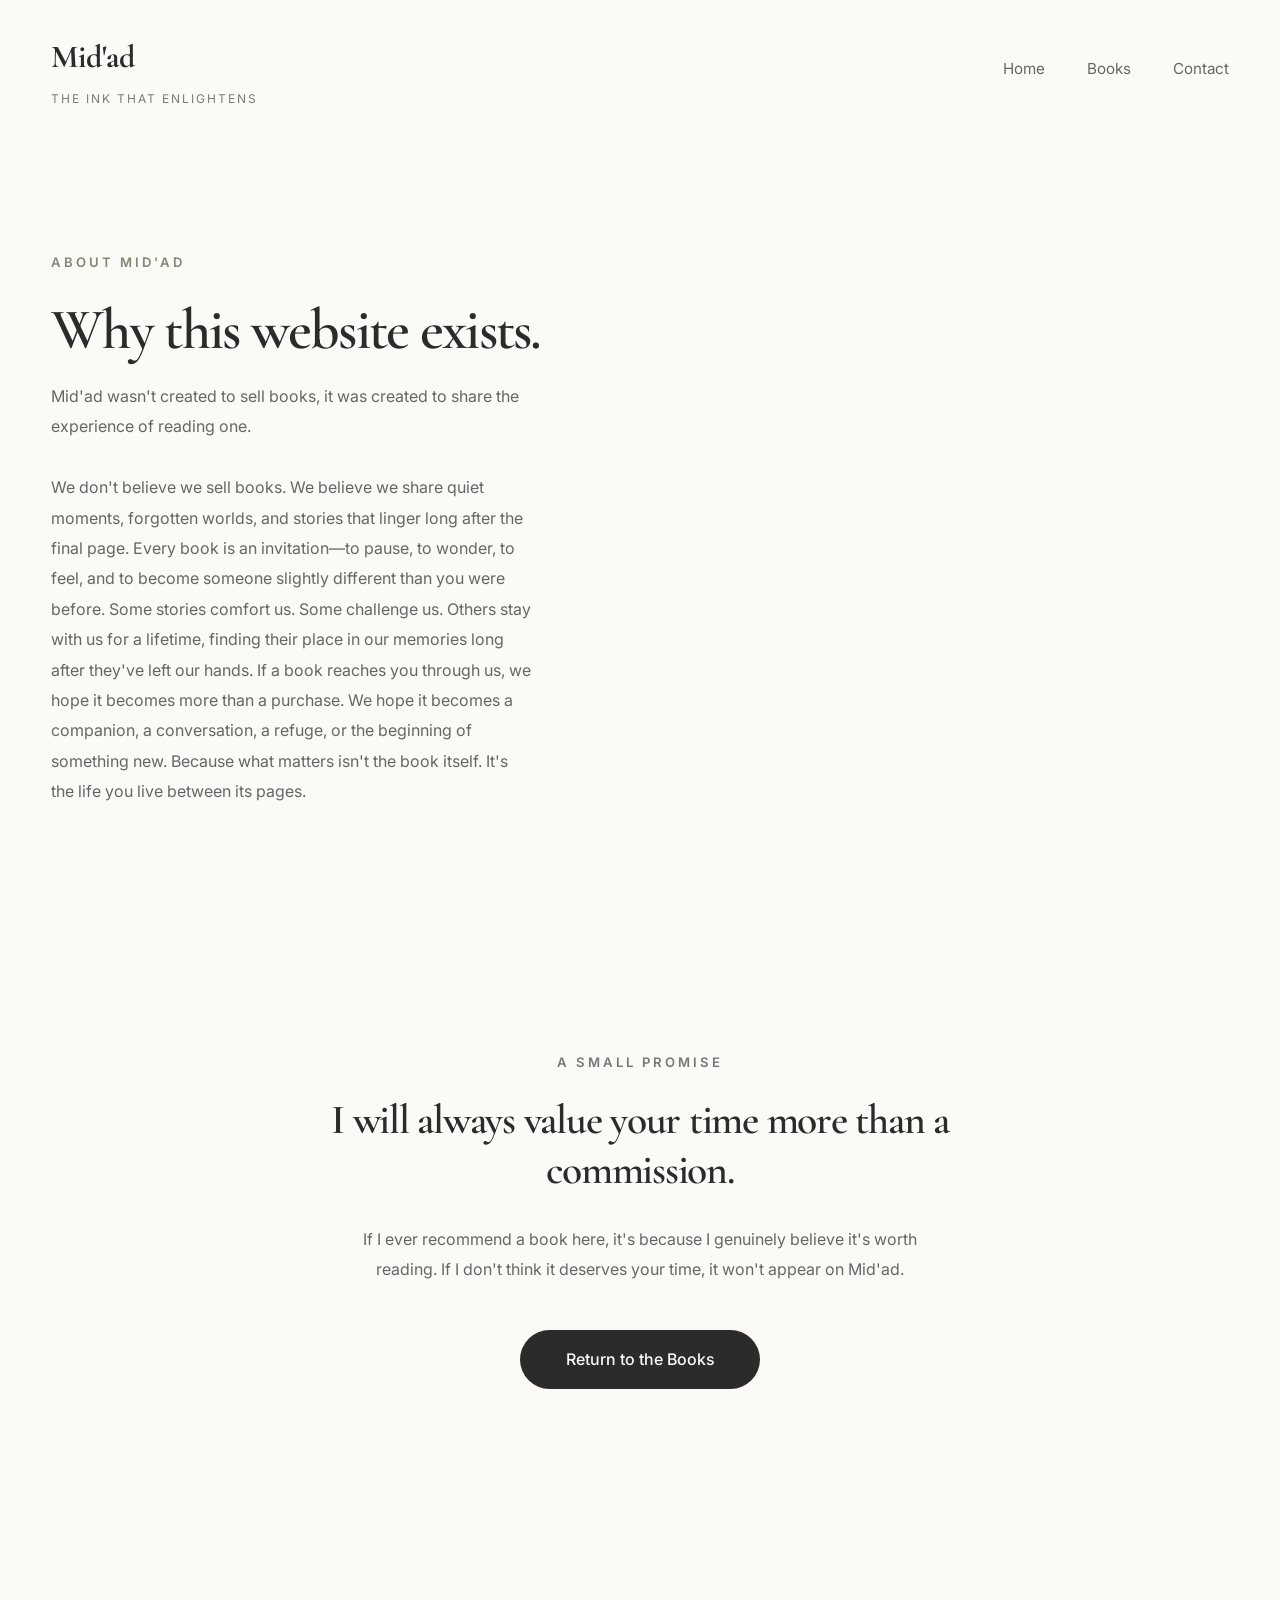
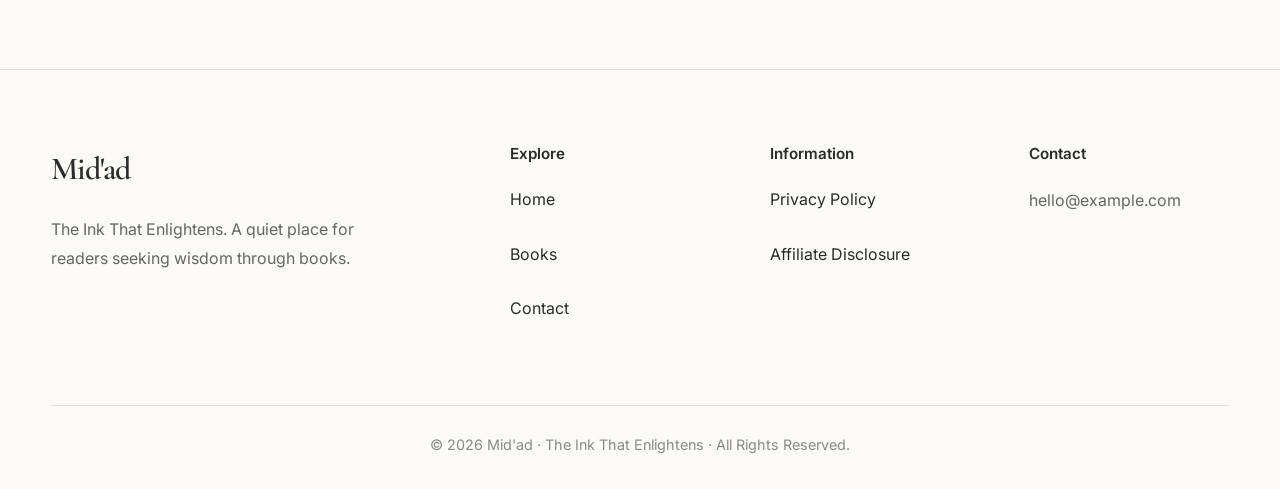
<file: about.html>
<!DOCTYPE html>
<html lang="en">

<head>

    <meta charset="UTF-8">

    <meta
        name="viewport"
        content="width=device-width, initial-scale=1.0">

    <meta
        name="description"
        content="Learn about Mid'ad and why this project exists.">

    <title>About | Mid'ad</title>

    <link rel="preconnect"
        href="https://fonts.googleapis.com">

    <link rel="preconnect"
        href="https://fonts.gstatic.com"
        crossorigin>

    <link
        href="https://fonts.googleapis.com/css2?family=Cormorant+Garamond:wght@400;500;600;700&family=Inter:wght@300;400;500;600&display=swap"
        rel="stylesheet">

    <link
        rel="stylesheet"
        href="css/style.css">

</head>

<body>

<header class="site-header">

    <div class="container">

        <nav class="navbar">

            <a href="index.html" class="brand">

                <span class="brand-name">

                    Mid'ad

                </span>

                <span class="brand-tagline">

                    The Ink That Enlightens

                </span>

            </a>

            <ul class="nav-menu">

                <li><a href="index.html">Home</a></li>

                <li><a href="index.html#books">Books</a></li>

                <li><a href="contact.html">Contact</a></li>

            </ul>

        </nav>

    </div>

</header>

<main>

<section class="about-hero">

    <div class="container">

        <div class="hero-content">

            <span class="hero-intro">

                ABOUT MID'AD

            </span>

            <h1>

                Why this website exists.

            </h1>

            <p class="hero-text">

                Mid'ad wasn't created to sell books,

                it was created to share the experience of reading one.
                <br><br>

We don't believe we sell books.

We believe we share quiet moments, forgotten worlds, and stories that linger long after the final page. Every book is an invitation—to pause, to wonder, to feel, and to become someone slightly different than you were before.

Some stories comfort us. Some challenge us. Others stay with us for a lifetime, finding their place in our memories long after they've left our hands.

If a book reaches you through us, we hope it becomes more than a purchase. We hope it becomes a companion, a conversation, a refuge, or the beginning of something new.

Because what matters isn't the book itself.

It's the life you live between its pages.


            </p>

        </div>

    </div>

</section>
<!-- ===========================================================
                    A SMALL PROMISE
=========================================================== -->

<section class="final-cta">

    <div class="container">

        <div class="cta-content">

            <span class="section-label">

                A SMALL PROMISE

            </span>

            <h2>

                I will always value your time more than a commission.

            </h2>

            <p>

                If I ever recommend a book here, it's because I genuinely
                believe it's worth reading. If I don't think it deserves
                your time, it won't appear on Mid'ad.

            </p>

            <a href="index.html#books" class="primary-button">

                Return to the Books

            </a>

        </div>

    </div>

</section>



<!-- ===========================================================
                    FOOTER
=========================================================== -->

<footer class="site-footer">

    <div class="container">

        <div class="footer-grid">

            <div class="footer-column">

                <h3 class="footer-title">

                    Mid'ad

                </h3>

                <p class="footer-description">

                    The Ink That Enlightens.

                    A quiet place for readers seeking wisdom through books.

                </p>

            </div>

            <div class="footer-column">

                <h4>

                    Explore

                </h4>

                <ul>

                    <li><a href="index.html">Home</a></li>

                    <li><a href="index.html#books">Books</a></li>

                    <li><a href="contact.html">Contact</a></li>

                </ul>

            </div>

            <div class="footer-column">

                <h4>

                    Information

                </h4>

                <ul>

                    <li><a href="privacy.html">Privacy Policy</a></li>

                    <li><a href="affiliate.html">Affiliate Disclosure</a></li>

                </ul>

            </div>

            <div class="footer-column">

                <h4>

                    Contact

                </h4>

                <p>

                    hello@example.com

                </p>

            </div>

        </div>

        <div class="footer-bottom">

            <p>

                © 2026 Mid'ad · The Ink That Enlightens · All Rights Reserved.

            </p>

        </div>

    </div>

</footer>

</main>

</body>

</html>
</file>
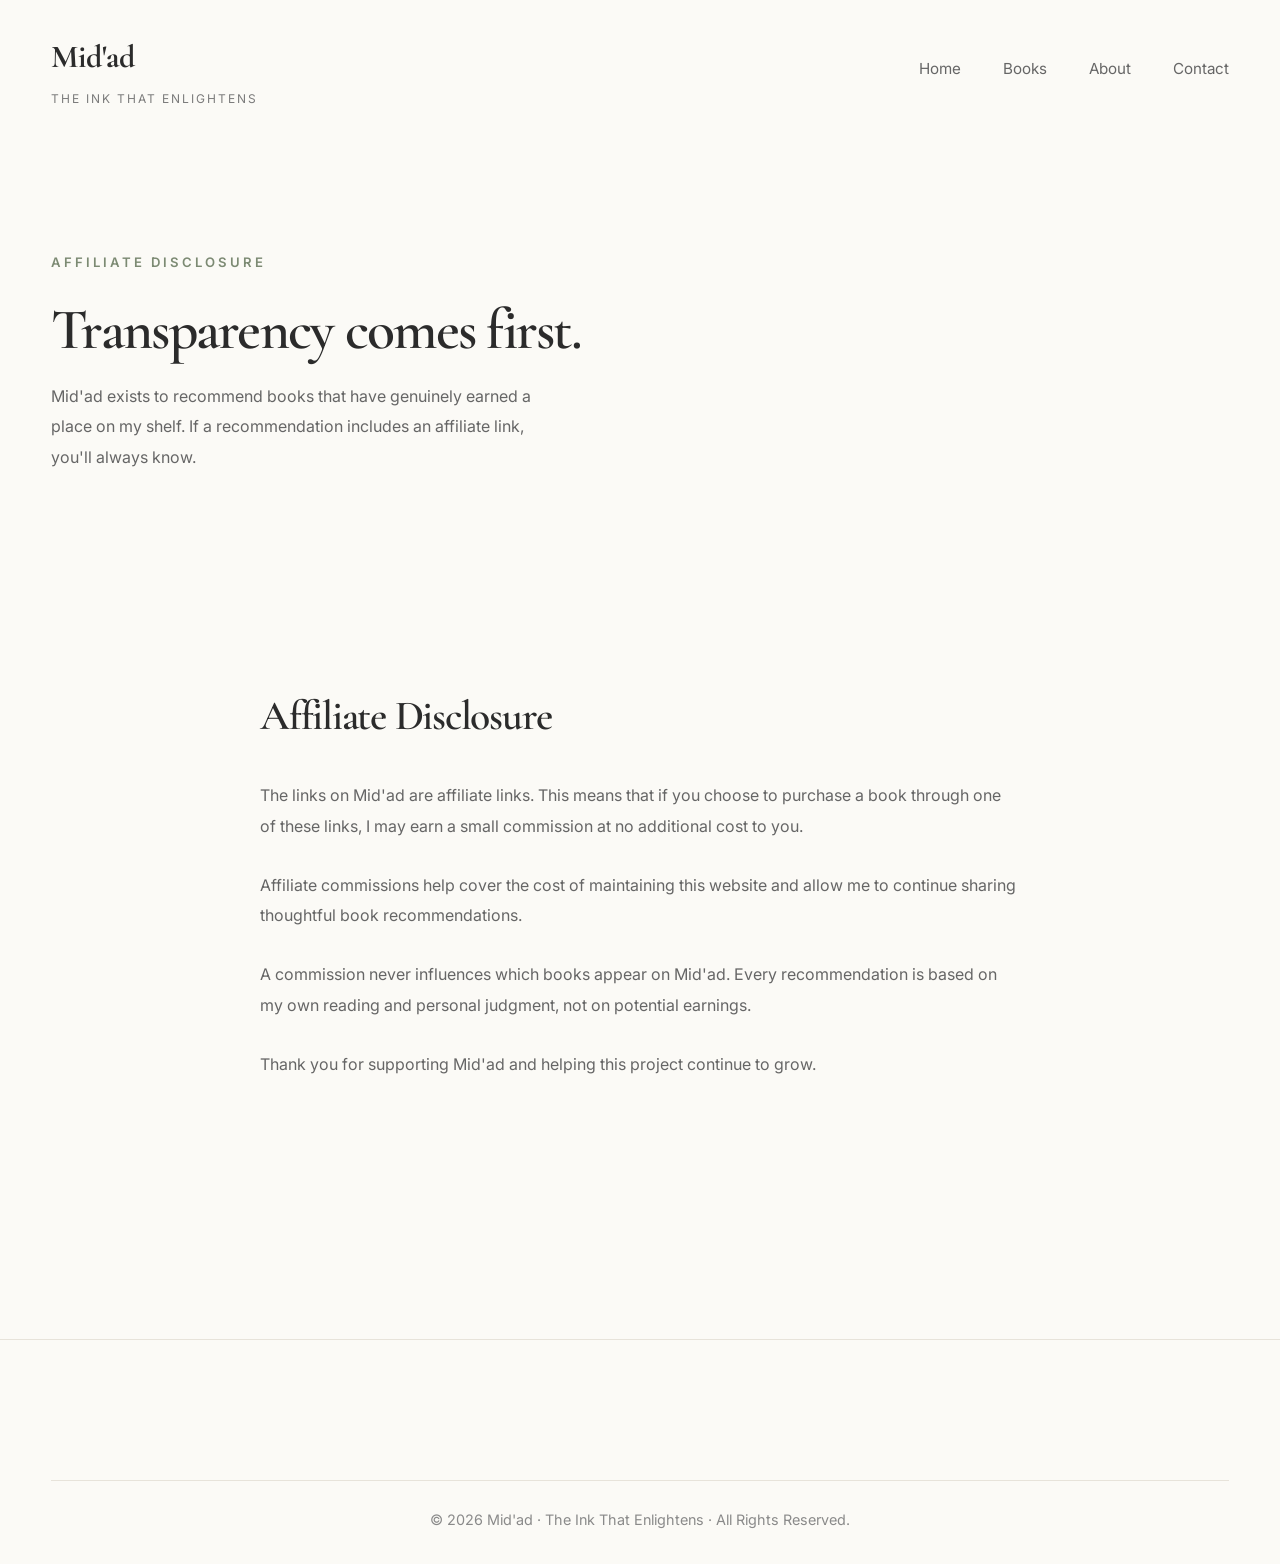
<file: affiliate.html>
<!DOCTYPE html>
<html lang="en">

<head>

    <meta charset="UTF-8">

    <meta
        name="viewport"
        content="width=device-width, initial-scale=1.0">

    <meta
        name="description"
        content="Affiliate Disclosure for Mid'ad">

    <title>Affiliate Disclosure | Mid'ad</title>

    <link rel="preconnect"
        href="https://fonts.googleapis.com">

    <link rel="preconnect"
        href="https://fonts.gstatic.com"
        crossorigin>

    <link
        href="https://fonts.googleapis.com/css2?family=Cormorant+Garamond:wght@400;500;600;700&family=Inter:wght@300;400;500;600&display=swap"
        rel="stylesheet">

    <link
        rel="stylesheet"
        href="css/style.css">

</head>

<body>

<header class="site-header">

    <div class="container">

        <nav class="navbar">

            <a href="index.html" class="brand">

                <span class="brand-name">

                    Mid'ad

                </span>

                <span class="brand-tagline">

                    The Ink That Enlightens

                </span>

            </a>

            <ul class="nav-menu">

                <li><a href="index.html">Home</a></li>

                <li><a href="index.html#books">Books</a></li>

                <li><a href="about.html">About</a></li>

                <li><a href="contact.html">Contact</a></li>

            </ul>

        </nav>

    </div>

</header>

<main>

<section class="about-hero">

    <div class="container">

        <div class="hero-content">

            <span class="hero-intro">

                AFFILIATE DISCLOSURE

            </span>

            <h1>

                Transparency comes first.

            </h1>

            <p class="hero-text">

                Mid'ad exists to recommend books that have genuinely earned a place on my shelf. If a recommendation includes an affiliate link, you'll always know.

            </p>

        </div>

    </div>

</section>



<section class="reflection">

    <div class="container">

        <div class="reflection-content">

            <h2>

                Affiliate Disclosure

            </h2>

            <p>

                The links on Mid'ad are affiliate links. This means that if you choose to purchase a book through one of these links, I may earn a small commission at no additional cost to you.

            </p>

            <br>

            <p>

                Affiliate commissions help cover the cost of maintaining this website and allow me to continue sharing thoughtful book recommendations.

            </p>

            <br>

            <p>

                A commission never influences which books appear on Mid'ad. Every recommendation is based on my own reading and personal judgment, not on potential earnings.

            </p>

            <br>

            <p>

                Thank you for supporting Mid'ad and helping this project continue to grow.

            </p>

        </div>

    </div>

</section>

<footer class="site-footer">

    <div class="container">

        <div class="footer-bottom">

            <p>

                © 2026 Mid'ad · The Ink That Enlightens · All Rights Reserved.

            </p>

        </div>

    </div>

</footer>

</main>

</body>

</html>
</file>
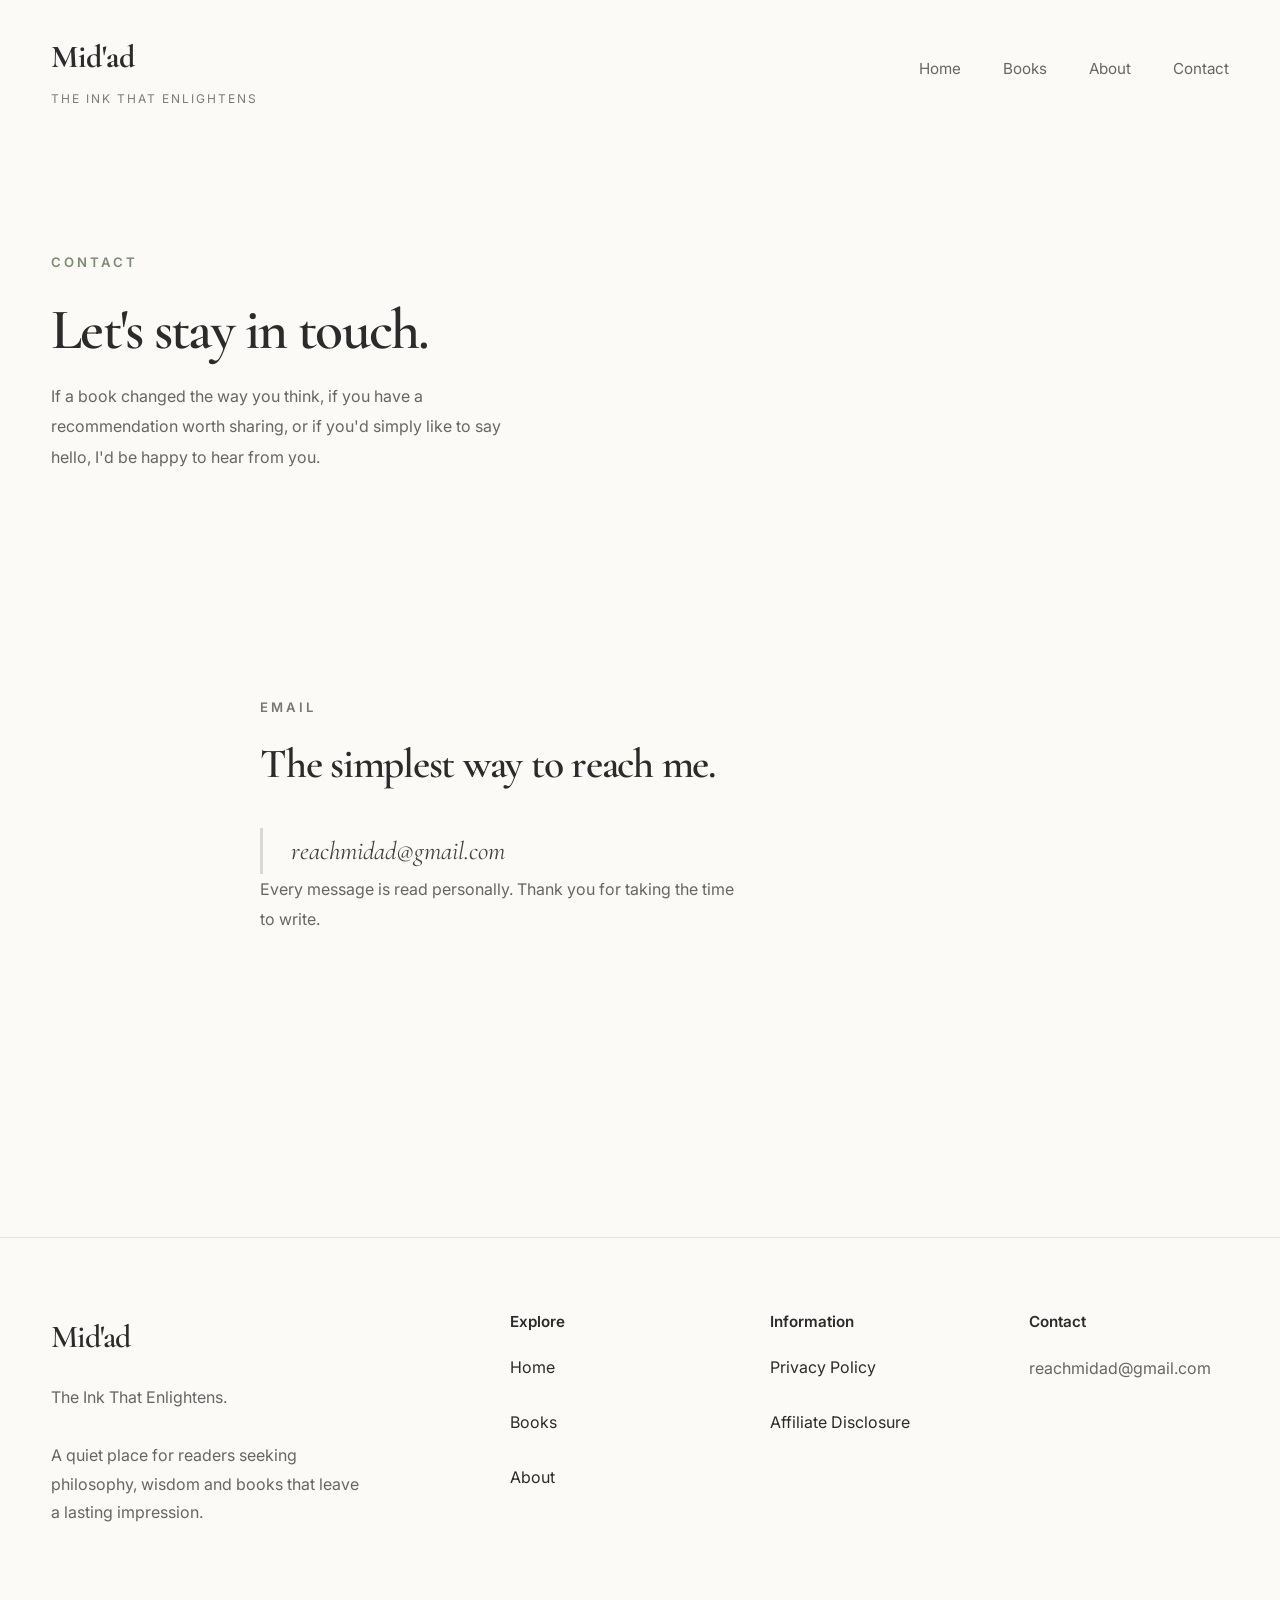
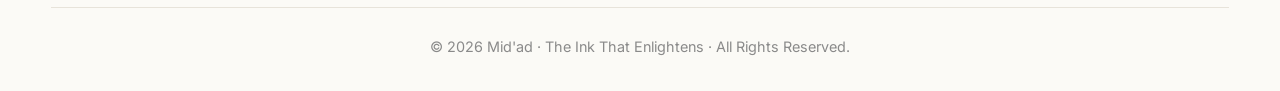
<file: contact.html>
<!DOCTYPE html>
<html lang="en">

<head>

    <meta charset="UTF-8">

    <meta
        name="viewport"
        content="width=device-width, initial-scale=1.0">

    <meta
        name="description"
        content="Contact Mid'ad">

    <title>Contact | Mid'ad</title>

    <link rel="preconnect"
        href="https://fonts.googleapis.com">

    <link rel="preconnect"
        href="https://fonts.gstatic.com"
        crossorigin>

    <link
        href="https://fonts.googleapis.com/css2?family=Cormorant+Garamond:wght@400;500;600;700&family=Inter:wght@300;400;500;600&display=swap"
        rel="stylesheet">

    <link
        rel="stylesheet"
        href="css/style.css">

</head>

<body>

<header class="site-header">

    <div class="container">

        <nav class="navbar">

            <a href="index.html" class="brand">

                <span class="brand-name">

                    Mid'ad

                </span>

                <span class="brand-tagline">

                    The Ink That Enlightens

                </span>

            </a>

            <ul class="nav-menu">

                <li><a href="index.html">Home</a></li>

                <li><a href="index.html#books">Books</a></li>

                <li><a href="about.html">About</a></li>

                <li><a href="contact.html">Contact</a></li>

            </ul>

        </nav>

    </div>

</header>

<main>

<section class="about-hero">

    <div class="container">

        <div class="hero-content">

            <span class="hero-intro">

                CONTACT

            </span>

            <h1>

                Let's stay in touch.

            </h1>

            <p class="hero-text">

                If a book changed the way you think,
                if you have a recommendation worth sharing,
                or if you'd simply like to say hello,
                I'd be happy to hear from you.

            </p>

        </div>

    </div>

</section>



<section class="reflection">

    <div class="container">

        <div class="reflection-content">

            <span class="section-label">

                EMAIL

            </span>

            <h2>

                The simplest way to reach me.

            </h2>

            <blockquote>

                <a href="mailto:reachmidad@gmail.com">

                    reachmidad@gmail.com

                </a>

            </blockquote>

            <p class="hero-text">

                Every message is read personally.
                Thank you for taking the time to write.

            </p>

        </div>

    </div>

</section>

<footer class="site-footer">

    <div class="container">

        <div class="footer-grid">

            <div class="footer-column">

                <h3 class="footer-title">

                    Mid'ad

                </h3>

                <p class="footer-description">

                    The Ink That Enlightens.

                    <br><br>

                    A quiet place for readers seeking
                    philosophy, wisdom and books that
                    leave a lasting impression.

                </p>

            </div>

            <div class="footer-column">

                <h4>

                    Explore

                </h4>

                <ul>

                    <li><a href="index.html">Home</a></li>

                    <li><a href="index.html#books">Books</a></li>

                    <li><a href="about.html">About</a></li>

                </ul>

            </div>

            <div class="footer-column">

                <h4>

                    Information

                </h4>

                <ul>

                    <li><a href="privacy.html">Privacy Policy</a></li>

                    <li><a href="affiliate.html">Affiliate Disclosure</a></li>

                </ul>

            </div>

            <div class="footer-column">

                <h4>

                    Contact

                </h4>

                <p>

                    reachmidad@gmail.com

                </p>

            </div>

        </div>

        <div class="footer-bottom">

            <p>

                © 2026 Mid'ad · The Ink That Enlightens · All Rights Reserved.

            </p>

        </div>

    </div>

</footer>

</main>

</body>

</html>
</file>
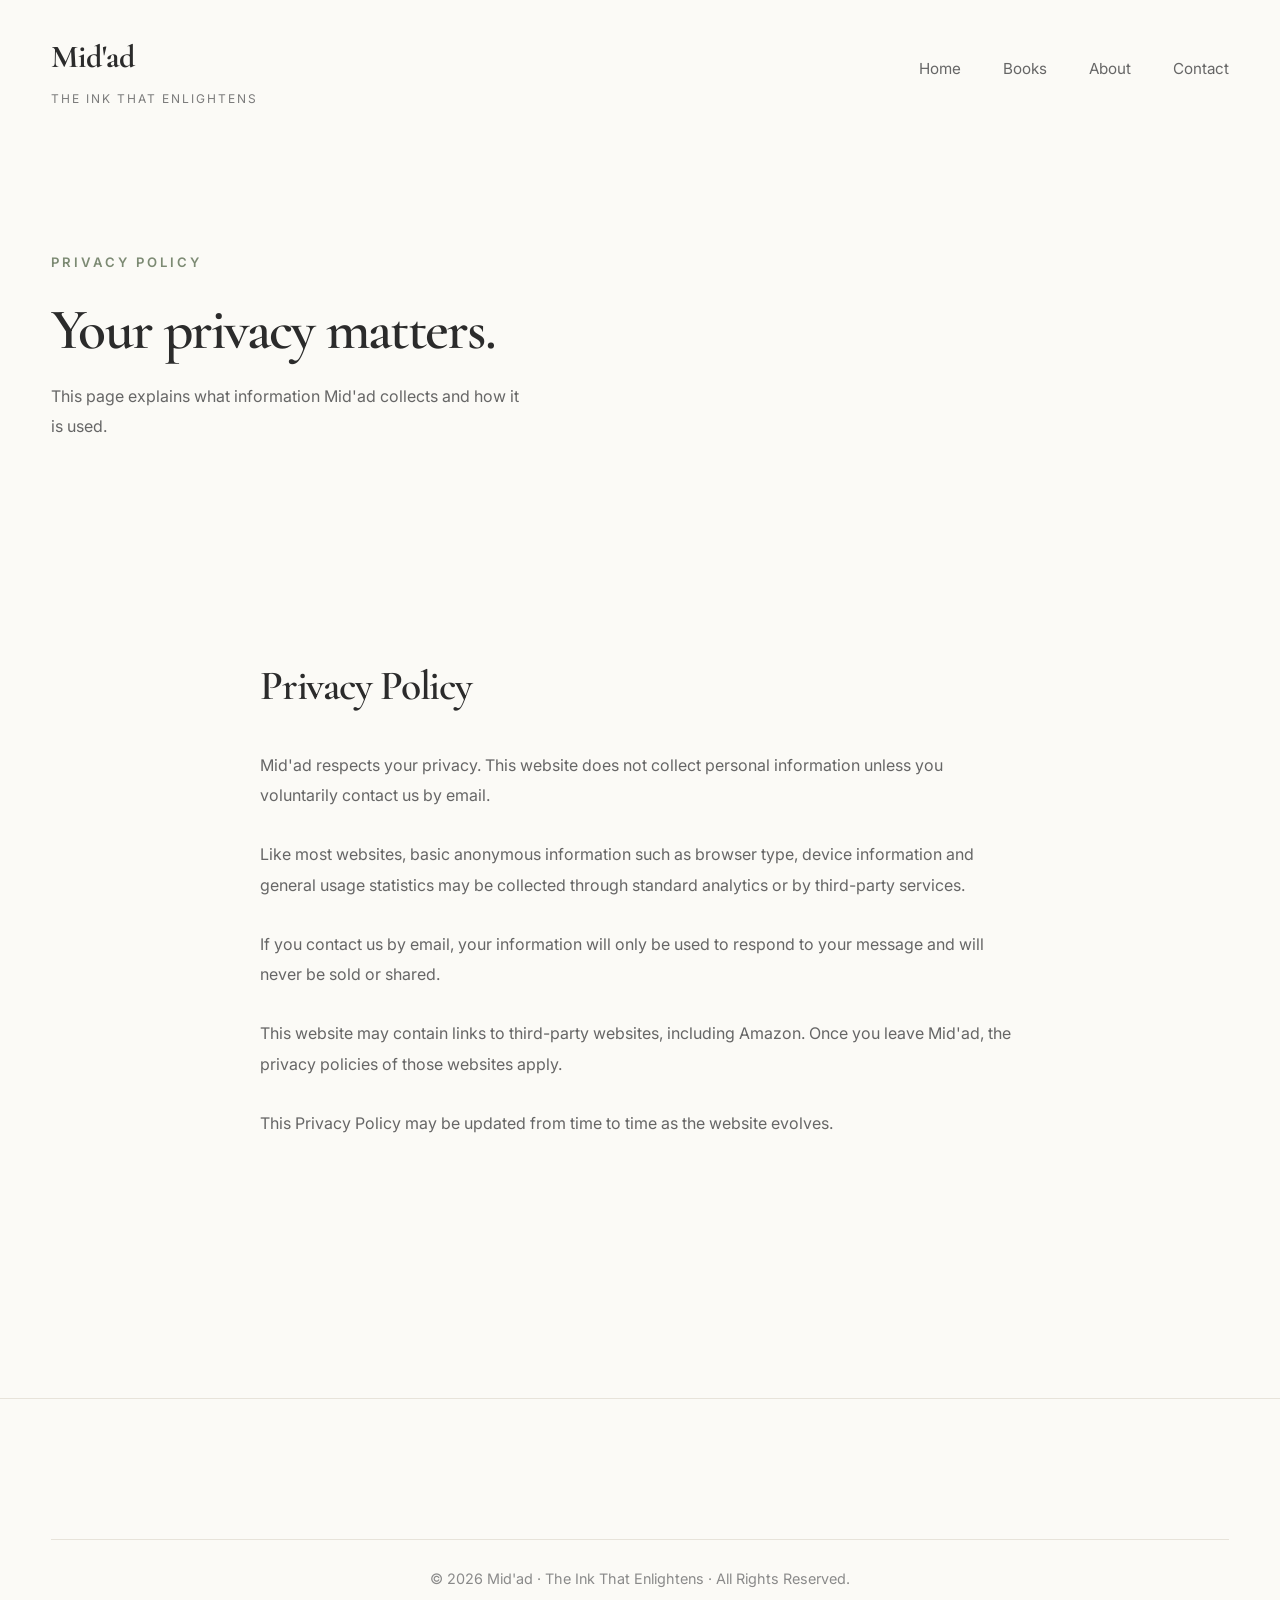
<file: privacy.html>
<!DOCTYPE html>
<html lang="en">

<head>

    <meta charset="UTF-8">

    <meta
        name="viewport"
        content="width=device-width, initial-scale=1.0">

    <meta
        name="description"
        content="Privacy Policy for Mid'ad">

    <title>Privacy Policy | Mid'ad</title>

    <link rel="preconnect"
        href="https://fonts.googleapis.com">

    <link rel="preconnect"
        href="https://fonts.gstatic.com"
        crossorigin>

    <link
        href="https://fonts.googleapis.com/css2?family=Cormorant+Garamond:wght@400;500;600;700&family=Inter:wght@300;400;500;600&display=swap"
        rel="stylesheet">

    <link
        rel="stylesheet"
        href="css/style.css">

</head>

<body>

<header class="site-header">

    <div class="container">

        <nav class="navbar">

            <a href="index.html" class="brand">

                <span class="brand-name">

                    Mid'ad

                </span>

                <span class="brand-tagline">

                    The Ink That Enlightens

                </span>

            </a>

            <ul class="nav-menu">

                <li><a href="index.html">Home</a></li>

                <li><a href="index.html#books">Books</a></li>

                <li><a href="about.html">About</a></li>

                <li><a href="contact.html">Contact</a></li>

            </ul>

        </nav>

    </div>

</header>

<main>

<section class="about-hero">

    <div class="container">

        <div class="hero-content">

            <span class="hero-intro">

                PRIVACY POLICY

            </span>

            <h1>

                Your privacy matters.

            </h1>

            <p class="hero-text">

                This page explains what information Mid'ad collects and how it is used.

            </p>

        </div>

    </div>

</section>



<section class="reflection">

    <div class="container">

        <div class="reflection-content">

            <h2>

                Privacy Policy

            </h2>

            <p>

                Mid'ad respects your privacy. This website does not collect
                personal information unless you voluntarily contact us by email.

            </p>

            <br>

            <p>

                Like most websites, basic anonymous information such as browser
                type, device information and general usage statistics may be
                collected through standard analytics or by third-party services.

            </p>

            <br>

            <p>

                If you contact us by email, your information will only be used
                to respond to your message and will never be sold or shared.

            </p>

            <br>

            <p>

                This website may contain links to third-party websites,
                including Amazon. Once you leave Mid'ad, the privacy policies
                of those websites apply.

            </p>

            <br>

            <p>

                This Privacy Policy may be updated from time to time as the
                website evolves.

            </p>

        </div>

    </div>

</section>

<footer class="site-footer">

    <div class="container">

        <div class="footer-bottom">

            <p>

                © 2026 Mid'ad · The Ink That Enlightens · All Rights Reserved.

            </p>

        </div>

    </div>

</footer>

</main>

</body>

</html>
</file>
<file: css/style.css>
/*==================================================
  MID'AD
  Version 2.0
==================================================*/


/*=========================
  RESET
=========================*/

*{
    margin:0;
    padding:0;
    box-sizing:border-box;
}

html{
    scroll-behavior:smooth;
}

body{
    background:#FBFAF6;
    color:#2B2B2B;
    font-family:"Inter",sans-serif;
    line-height:1.8;
    overflow-x:hidden;
}

img{
    display:block;
    width:100%;
    height:auto;
}

a{
    text-decoration:none;
    color:inherit;
}

ul{
    list-style:none;
}


/*=========================
  VARIABLES
=========================*/

:root{

    --bg:#FBFAF6;

    --paper:#F5F2EA;

    --text:#2B2B2B;

    --muted:#666666;

    --accent:#7C8A73;

    --border:#E7E2D8;

    --radius:18px;

    --shadow:0 18px 45px rgba(0,0,0,.08);

    --container:1180px;

}


/*=========================
  LAYOUT
=========================*/

.container{

    width:min(92%,var(--container));

    margin:auto;

}


/*=========================
  TYPOGRAPHY
=========================*/

h1,
h2,
h3{

    font-family:"Cormorant Garamond",serif;

    color:var(--text);

    font-weight:600;

}

h1{

    font-size:3.6rem;

    line-height:1.15;

    letter-spacing:-0.8px;

    max-width:560px;

}

h2{

    font-size:2.6rem;

    line-height:1.2;

}

p{

    color:var(--muted);

    font-size:1rem;

    line-height:1.9;

}


/*=========================
  HEADER
=========================*/

.site-header{

    padding:28px 0;

}

.navbar{

    display:flex;

    justify-content:space-between;

    align-items:center;

}

.brand{

    display:flex;

    flex-direction:column;

}

.brand-name{

    font-family:"Cormorant Garamond",serif;

    font-size:2rem;

    font-weight:700;

    color:var(--text);

}

.brand-tagline{

    font-size:.75rem;

    letter-spacing:2px;

    text-transform:uppercase;

    color:#7B7B7B;

    margin-top:2px;

}

.nav-menu{

    display:flex;

    gap:42px;

}

.nav-menu a{

    color:#666666;

    font-size:.95rem;

    transition:.25s;

}

.nav-menu a:hover{

    color:var(--text);

}
/*==================================================
  HERO
==================================================*/

.hero{

    padding:70px 0 140px;

}

.hero-layout{

    display:grid;

    grid-template-columns:1.05fr .95fr;

    gap:90px;

    align-items:start;

}

.hero-content{

    padding-top:40px;

}

.hero-intro{

    display:inline-block;

    margin-bottom:22px;

    font-size:.82rem;

    letter-spacing:3px;

    text-transform:uppercase;

    color:var(--accent);

    font-weight:600;

}

.hero h1{

    margin-bottom:28px;

}

.hero-text{

    max-width:480px;

    margin-bottom:42px;

}

.hero-actions{

    display:flex;

    gap:18px;

    align-items:center;

}


/*==================================================
  BUTTONS
==================================================*/

.primary-button{

    display:inline-flex;

    justify-content:center;

    align-items:center;

    padding:15px 34px;

    background:var(--text);

    color:#FBFAF6;

    border-radius:999px;

    font-weight:500;

    transition:.3s ease;

}

.primary-button:hover{

    transform:translateY(-2px);

    opacity:.92;

}

.secondary-button{

    display:inline-flex;

    justify-content:center;

    align-items:center;

    padding:15px 34px;

    border:1px solid var(--border);

    border-radius:999px;

    background:#FFFFFF;

    transition:.3s ease;

}

.secondary-button:hover{

    background:var(--paper);

}


/*==================================================
  HERO IMAGE
==================================================*/

.hero-visual{

    display:flex;

    justify-content:center;

    padding-top:140px;

}

.hero-figure{

    width:100%;

    max-width:430px;

}

.image-frame{

    background:#FFFFFF;

    padding:18px;

    border-radius:var(--radius);

    box-shadow:var(--shadow);

}

.image-frame img{

    border-radius:12px;

}
/*==================================================
  REFLECTION SECTION
==================================================*/

.reflection{

    padding:140px 0;

}

.reflection-content{

    max-width:760px;

    margin:auto;

    text-align:left;

}

.section-label{

    display:inline-block;

    margin-bottom:20px;

    font-size:.82rem;

    letter-spacing:3px;

    text-transform:uppercase;

    font-weight:600;

    color:#777777;

}

.reflection h2{

    max-width:700px;

    margin-bottom:38px;

}

blockquote{

    font-family:"Cormorant Garamond",serif;

    font-size:1.6rem;

    line-height:1.8;

    color:#444444;

    border-left:3px solid #D8D8D8;

    padding-left:28px;

    font-style:italic;

}
/*==================================================
  FEATURED BOOKS
==================================================*/

.books{

    padding:140px 0;

}

.books-header{

    max-width:720px;

    margin:0 auto 80px;

    text-align:center;

}

.books-header h2{

    margin-bottom:20px;

}

.books-header p{

    max-width:560px;

    margin:auto;

}

.books-grid{

    display:grid;

    grid-template-columns:repeat(3,1fr);

    gap:36px;

}

.book-card{

    background:#FFFFFF;

    border:1px solid #ECE8DF;

    border-radius:18px;

    padding:28px;

    transition:.35s ease;

}

.book-card:hover{

    transform:translateY(-6px);

    box-shadow:0 18px 45px rgba(0,0,0,.08);

}

.book-cover{

    aspect-ratio:2/3;

    border-radius:14px;

    background:#EFEAE0;

    margin-bottom:24px;

}

.book-title{

    font-family:"Cormorant Garamond",serif;

    font-size:1.9rem;

    margin-bottom:12px;

    color:#2B2B2B;

}

.book-hook{

    color:#666666;

    line-height:1.9;

    margin-bottom:26px;

}

.book-button{

    display:inline-flex;

    align-items:center;

    justify-content:center;

    padding:14px 28px;

    border-radius:999px;

    background:#2B2B2B;

    color:#FFFFFF;

    font-size:.95rem;

    transition:.3s ease;

}

.book-button:hover{

    transform:translateY(-2px);

    opacity:.92;

}
/*==================================================
  WHY THESE BOOKS
==================================================*/

.why-books{

    padding:140px 0;

}

.why-content{

    max-width:820px;

    margin:auto;

}

.why-content h2{

    margin:22px 0 28px;

    max-width:680px;

}

.why-text{

    max-width:700px;

    margin-bottom:70px;

}

.why-points{

    display:grid;

    gap:38px;

}

.point{

    display:grid;

    grid-template-columns:70px 1fr;

    gap:30px;

    align-items:start;

    padding-bottom:32px;

    border-bottom:1px solid #E7E2D8;

}

.point:last-child{

    border-bottom:none;

    padding-bottom:0;

}

.point-number{

    font-family:"Cormorant Garamond",serif;

    font-size:2.2rem;

    font-weight:600;

    color:#9A9A9A;

}

.point p{

    margin:0;

    max-width:620px;

    color:#5F5F5F;

}
/*==================================================
  FINAL CALL TO ACTION
==================================================*/

.final-cta{

    padding:160px 0;

}

.cta-content{

    max-width:760px;

    margin:auto;

    text-align:center;

}

.cta-content .section-label{

    display:inline-block;

    margin-bottom:22px;

}

.cta-content h2{

    max-width:640px;

    margin:0 auto 28px;

}

.cta-content p{

    max-width:560px;

    margin:0 auto 45px;

}

.cta-content .primary-button{

    min-width:240px;

}
/*==================================================
  FOOTER
==================================================*/

.site-footer{

    padding:90px 0 40px;

    border-top:1px solid #E7E2D8;

}

.footer-grid{

    display:grid;

    grid-template-columns:2fr 1fr 1fr 1fr;

    gap:60px;

    margin-bottom:70px;

}

.footer-title{

    font-family:"Cormorant Garamond",serif;

    font-size:2rem;

    font-weight:600;

    margin-bottom:18px;

}

.footer-description{

    max-width:320px;

    color:#666666;

}

.footer-column h4{

    font-size:.95rem;

    font-weight:600;

    margin-bottom:20px;

    color:#2B2B2B;

}

.footer-column ul{

    display:flex;

    flex-direction:column;

    gap:14px;

}

.footer-column a{

    color:#666666;

    transition:.25s ease;

}

.footer-column a:hover{

    color:#2B2B2B;

}

.footer-column p{

    color:#666666;

    margin-bottom:10px;

}

.footer-bottom{

    padding-top:35px;

    border-top:1px solid #ECE8DF;

    text-align:center;

}

.footer-bottom p{

    font-size:.9rem;

    color:#8A8A8A;

}
/*==================================================
  RESPONSIVE DESIGN
==================================================*/

@media (max-width:992px){

    .hero-layout{

        grid-template-columns:1fr;

        gap:70px;

    }

    .hero-content{

        text-align:center;

        margin:auto;

    }

    .hero-content h1{

        margin-left:auto;

        margin-right:auto;

    }

    .hero-text{

        margin-left:auto;

        margin-right:auto;

    }

    .hero-actions{

        justify-content:center;

    }

    .hero-visual{

        padding-top:0;

    }

    .books-grid{

        grid-template-columns:1fr;

    }

    .footer-grid{

        grid-template-columns:1fr 1fr;

    }

}

@media (max-width:768px){

    .navbar{

        flex-direction:column;

        gap:24px;

    }

    .nav-menu{

        gap:24px;

        flex-wrap:wrap;

        justify-content:center;

    }

    .nav-menu a{

    position:relative;

    transition:color .3s ease;

}
    .nav-menu a::after{

    content:"";

    position:absolute;

    left:0;

    bottom:-6px;

    width:0;

    height:1px;

    background:#222;

    transition:width .3s ease;

}
.nav-menu a:hover::after{

    width:100%;

}

    h1{

        font-size:2.6rem;

    }

    h2{

        font-size:2rem;

    }

    .hero{

        padding:60px 0 90px;

    }

    .hero-actions{

        flex-direction:column;

        align-items:stretch;

    }

    .primary-button,

    .secondary-button{

        width:100%;

    }

    .point{

        grid-template-columns:1fr;

        gap:14px;

    }

    .footer-grid{

        grid-template-columns:1fr;

        gap:45px;

    }

}

@media (max-width:480px){

    .container{

        width:90%;

    }

    h1{

        font-size:2.2rem;

    }

    h2{

        font-size:1.7rem;

    }

    .hero{

        padding:40px 0 70px;

    }

    .reflection,

    .books,

    .why-books,

    .final-cta{

        padding:80px 0;

    }

}
/*==================================================
  ABOUT HERO
==================================================*/

.about-hero{

    padding:70px 0 80px;

}

.about-hero .hero-content{

    max-width:700px;

}

.about-hero h1{

    margin-bottom:18px;

}

.about-hero .hero-text{

    margin-bottom:0;

}
.book-cover{

    width:100%;

    height:320px;

    overflow:hidden;

    border-radius:12px;

}

.book-cover img{

    width:100%;

    height:100%;

    object-fit:contain;

    display:block;

}
.book-card{

    transition:transform .3s ease,
               box-shadow .3s ease;

}

.book-card:hover{

    transform:translateY(-8px);

    box-shadow:0 20px 45px rgba(0,0,0,.08);

}
.book-button{

    transition:.3s ease;

}

.book-button:hover{

    transform:translateY(-2px);

}
html{

    scroll-behavior:smooth;

}
.brand{

    transition:opacity .3s ease;

}

.brand:hover{

    opacity:.75;

}
.primary-button,
.secondary-button{

    transition:
        transform .3s ease,
        box-shadow .3s ease;

}

.primary-button:hover,
.secondary-button:hover{

    transform:translateY(-3px);

    box-shadow:0 10px 25px rgba(0,0,0,.08);

}
/*==================================================
  FOOTER
==================================================*/

.site-footer{

    margin-top:120px;

    padding:70px 0 30px;

    border-top:1px solid #E7E3DA;

}

.footer-grid{

    display:grid;

    grid-template-columns:2fr 1fr 1fr 1fr;

    gap:60px;

}

.footer-title{

    margin-bottom:18px;

}

.footer-description{

    max-width:320px;

    line-height:1.8;

}

.footer-column h4{

    margin-bottom:18px;

}

.footer-column ul{

    list-style:none;

}

.footer-column li{

    margin-bottom:12px;

}

.footer-column a{

    color:inherit;

    text-decoration:none;

    transition:opacity .3s ease;

}

.footer-column a:hover{

    opacity:.6;

}

.footer-bottom{

    margin-top:70px;

    padding-top:25px;

    border-top:1px solid #E7E3DA;

    text-align:center;

    font-size:.9rem;

}
/*==================================================
  RESPONSIVE
==================================================*/

@media (max-width:992px){

    .hero-layout{

        grid-template-columns:1fr;

        gap:60px;

    }

    .hero-content{

        max-width:100%;

    }

    .hero-visual{

        justify-self:center;

        max-width:500px;

        width:100%;

    }

    .books-grid{

        grid-template-columns:repeat(2,1fr);

    }

    .footer-grid{

        grid-template-columns:1fr 1fr;

        gap:40px;

    }

}


@media (max-width:768px){

    .navbar{

        flex-direction:column;

        gap:24px;

    }

    .nav-menu{

        gap:20px;

        flex-wrap:wrap;

        justify-content:center;

    }

    .hero{

        padding:60px 0;

    }

    .hero h1{

        font-size:2.8rem;

    }

    .books-grid{

        grid-template-columns:1fr;

    }

    .footer-grid{

        grid-template-columns:1fr;

        gap:35px;

    }

}


@media (max-width:480px){

    .container{

        width:90%;

    }

    .hero h1{

        font-size:2.2rem;

    }

    .book-cover{

        height:360px;

    }

}
/*==================================================
  PREMIUM FINISH
==================================================*/

::selection{

    background:#222;

    color:#fff;

}

img{

    user-select:none;

    -webkit-user-drag:none;

}

h1,
h2,
h3{

    letter-spacing:-.03em;

}

p{

    line-height:1.9;

}

.book-title{

    transition:.3s ease;

}

.book-card:hover .book-title{

    transform:translateX(4px);

}

.book-cover img{

    transition:transform .5s ease;

}

.book-card:hover .book-cover img{

    transform:scale(1.05);

}

.book-button{

    display:inline-flex;

    align-items:center;

    gap:8px;

}

.book-button::after{

    content:"→";

    transition:transform .3s ease;

}

.book-button:hover::after{

    transform:translateX(5px);

}
</file>
